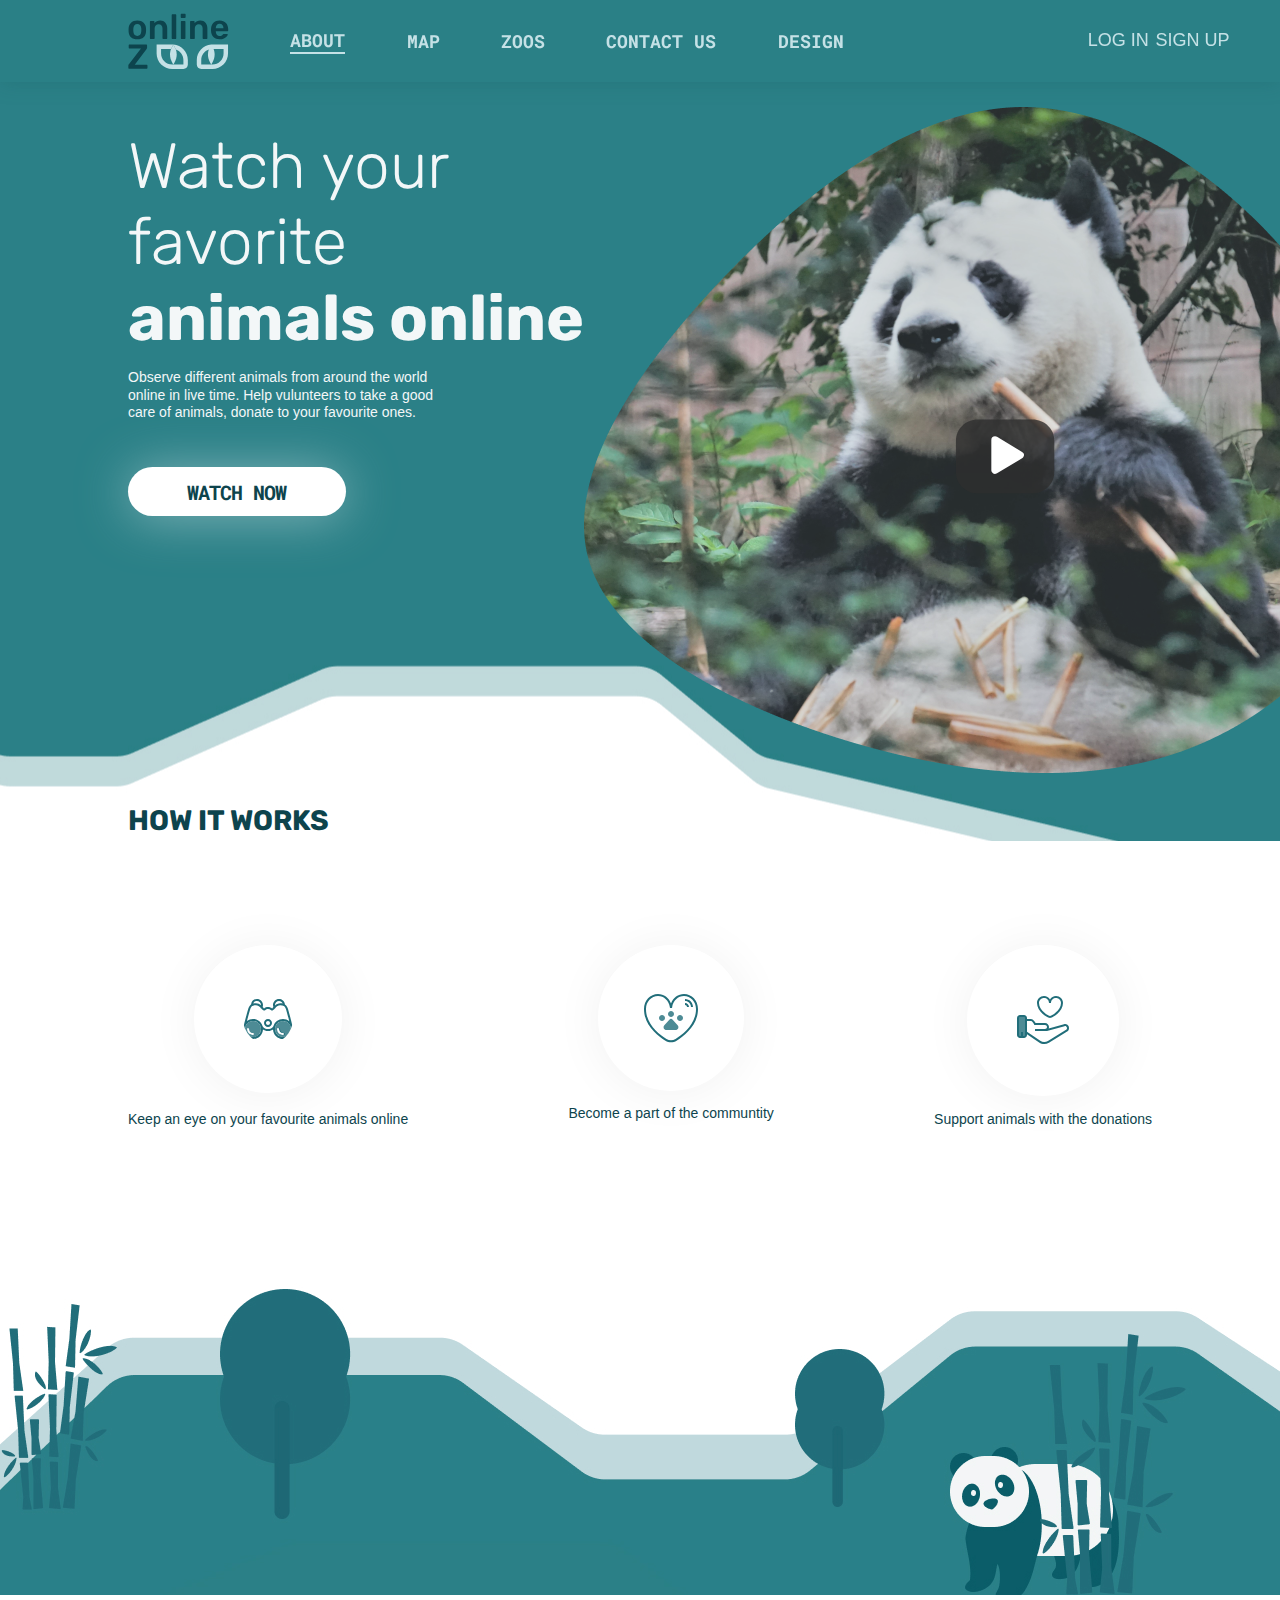
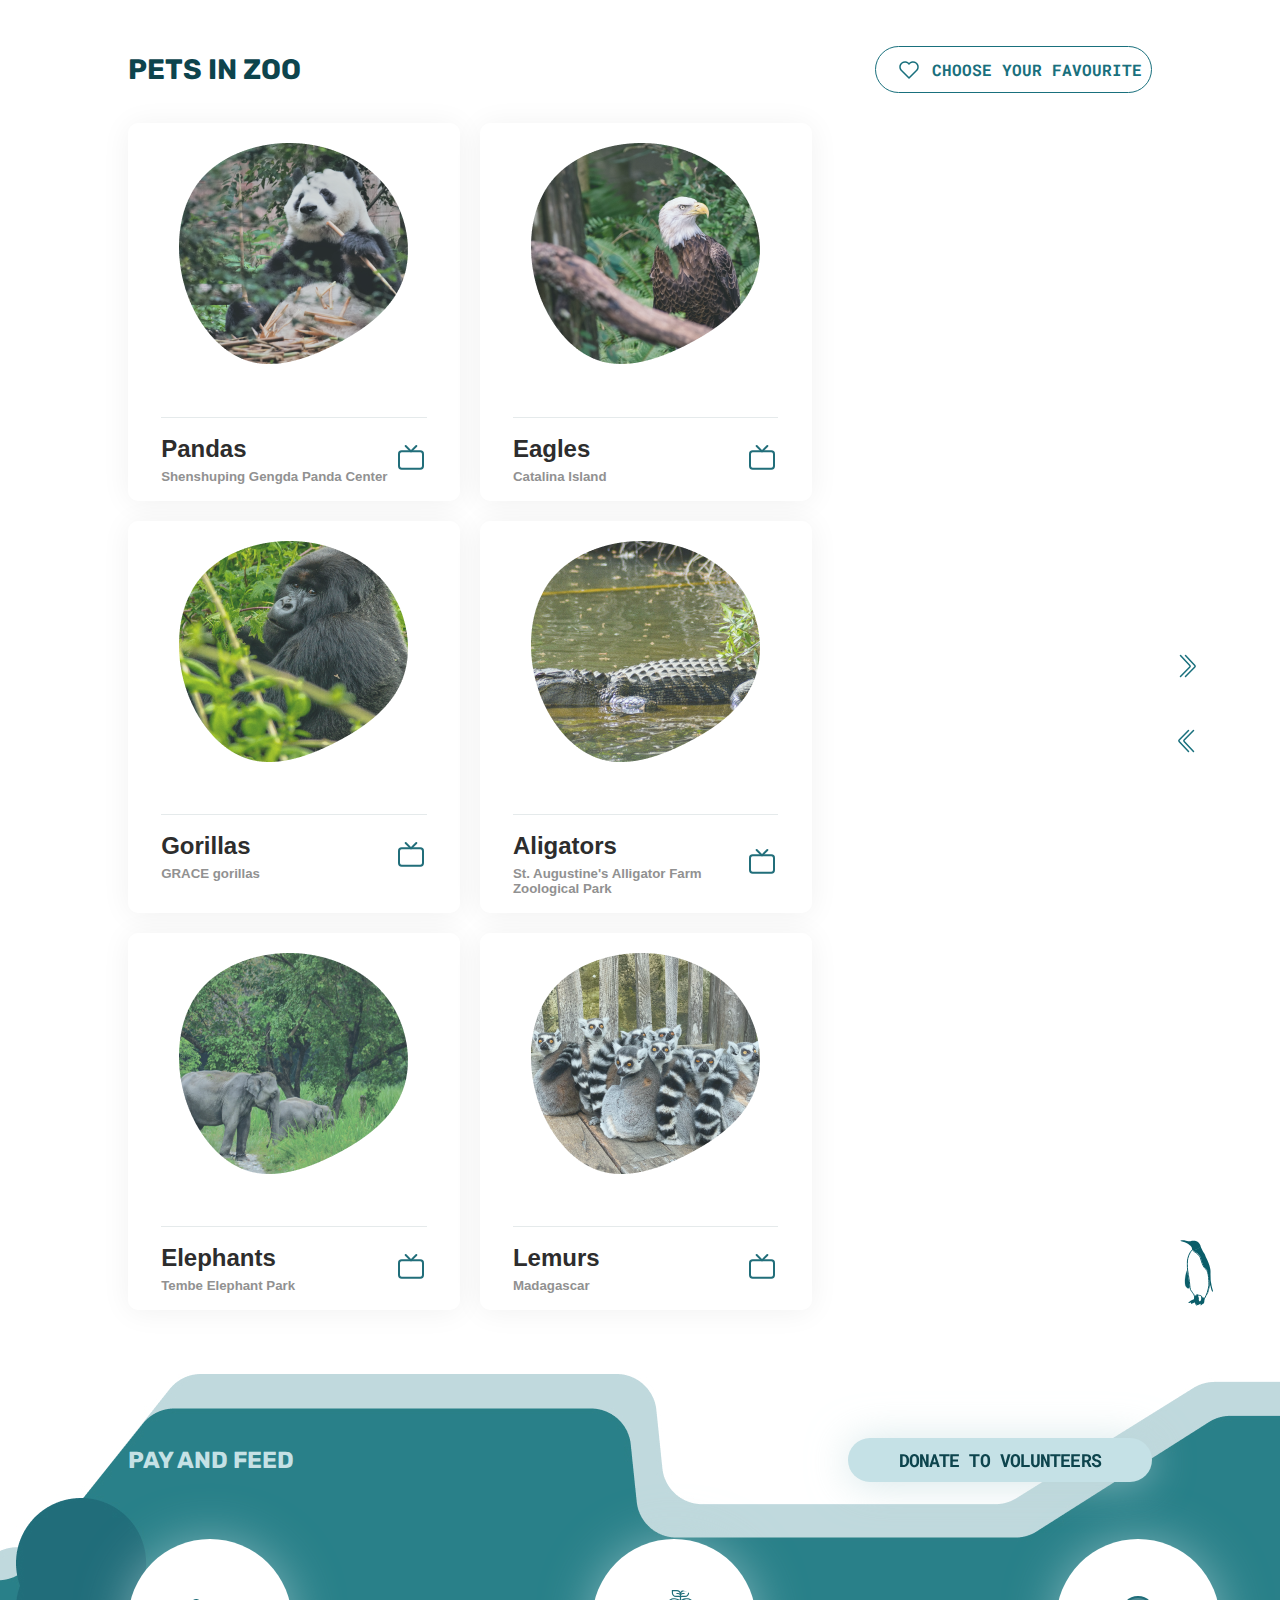
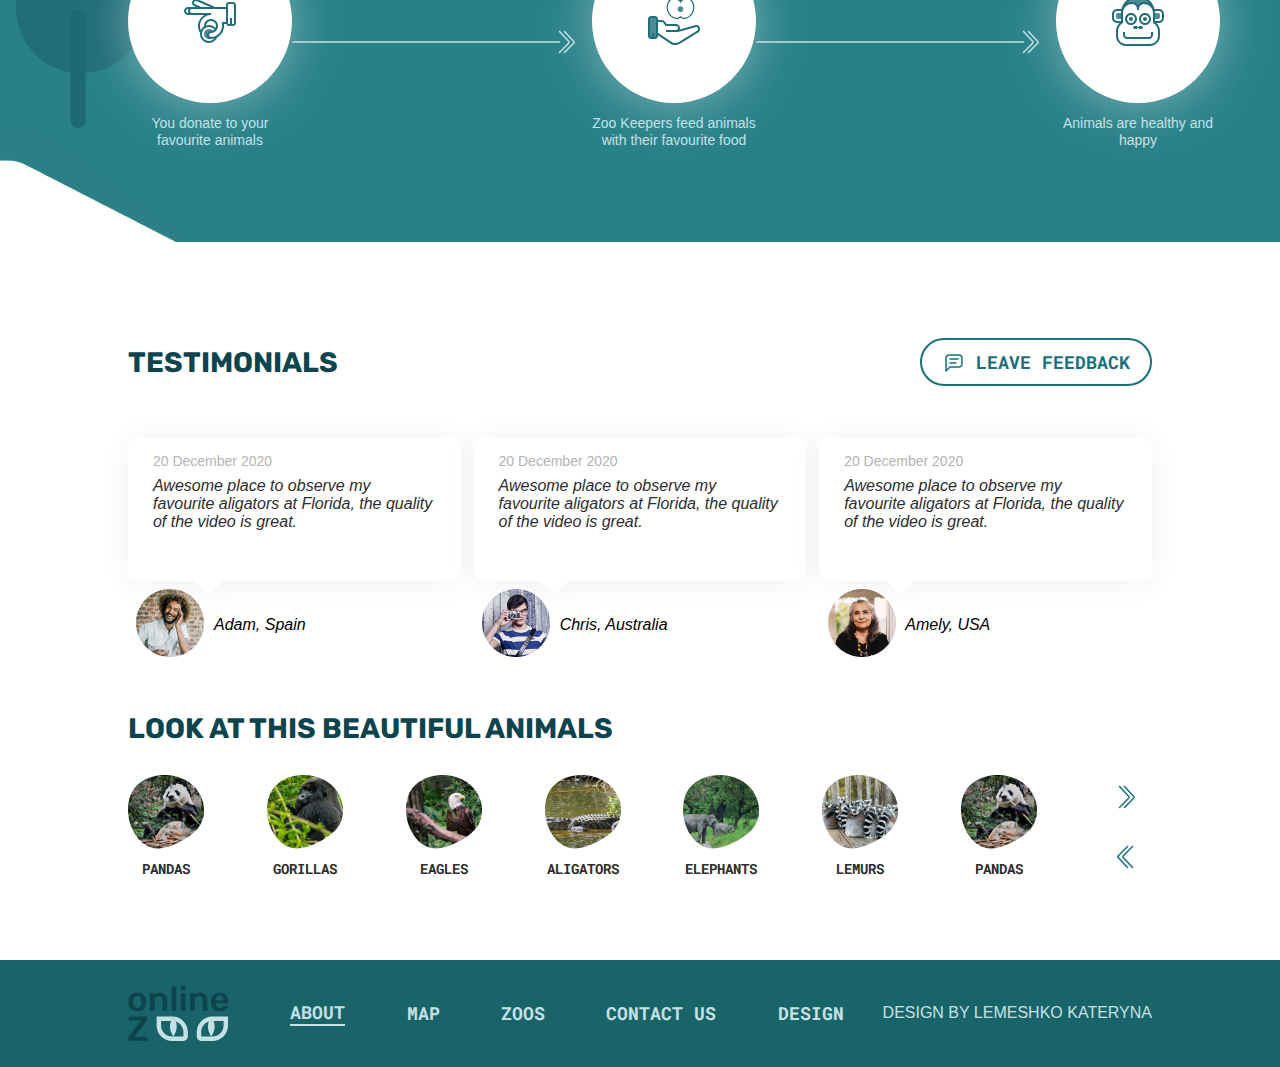
<file: index.html>
<!DOCTYPE html>
<html lang="en">

<head>
    <meta charset="UTF-8" />
    <meta http-equiv="X-UA-Compatible" content="IE=edge" />
    <meta name="viewport" content="width=device-width, initial-scale=1.0" />
    <title>Online Zoo / My Portfolio Work #1</title>
    <link rel="stylesheet" href="./style.css" />
</head>

<body id="body">
    <header>
        <div class="header__wrapper">
            <nav class="header__navigation">
                <ul class="header__navigation-list">
                    <li class="header__navigation-logo">
                        <div class="header__logo-onlinezoo">
                            <img src="./assets/icons/online.svg" alt="Logo" />
                        </div>
                        <div class="header__logo-icon">
                            <img src="./assets/icons/Z.svg" alt="" /><img src="./assets/icons/Vector.svg" alt="" />
                        </div>
                    </li>
                    <li class="header__navigation-about"><a href="#">About</a></li>
                    <li class="header__navigation-map"><a href="#">Map</a></li>
                    <li class="header__navigation-zoos"><a href="#">Zoos</a></li>
                    <li class="header__navigation-contacts">
                        <a href="#">Contact Us</a>
                    </li>
                    <li class="header__navigation-desigh"><a href="#">Design</a></li>
                </ul>
                <ul class="header__navigation-reg">
                    <li class="header__navigation-search"></li>
                    <li class="header__navigation-login">
                        <div class="model__login" id="model__login">
                            <div class="window">
                                <div class="winhead__wrapper">
                                    <div class="winhead__logo-online"></div>
                                    <img src="./assets/icons/online.svg" alt="Logo" />
                                    <div class="winhead__logo-svg">
                                        <img src="./assets/icons/Z.svg" alt="" />
                                        <img src="./assets/icons/Vector.svg" alt="" />
                                    </div>
                                </div>
                                <div class="window__wrapper">
                                    <div class="window__account">
                                        <div class="window__account-create account__styles">
                                            <p>Create Account</p>
                                        </div>
                                        <div class="window__account-login account__styles">
                                            <p>Log In</p>
                                        </div>
                                    </div>
                                    <div class="window__signin">
                                        <div class="window__signin-networks">
                                            <a href="#">
                                                <img src="./assets/icons/account-logo/Google.svg" alt="Google Sign In" />
                                                <p>Google Sign in</p>
                                            </a>
                                        </div>
                                        <div class="window__signin-networks">
                                            <a href="#">
                                                <img src="./assets/icons/account-logo/Facebook.svg" alt="Facebook Sign In" />
                                                <p>Facebook Sign in</p>
                                            </a>
                                        </div>
                                    </div>
                                    <div class="window__user">
                                        <div class="window__user-name">
                                            <p>Name</p>
                                            <input type="text" name="Username" id="#user-name" size="40" required />
                                        </div>
                                        <div class="window__user-mail">
                                            <p>Email</p>
                                            <input type="email" name="Username" id="#user-email" size="40" required />
                                        </div>
                                        <div class="window__user-pass">
                                            <p>Password</p>
                                            <input type="password" name="Username" id="#user-pass" size="40" required />
                                        </div>
                                    </div>
                                    <div class="window__agreement">
                                        <input class="custom-checkbox" type="checkbox" name="user-agreement" id="user-agreement" checked />
                                        <label>Agree with the <a href="#"> User Agreement </a> and
                        <a href="#">Privacy Policy.</a>
                      </label>
                                    </div>
                                    <div class="window__send-btn">
                                        <a href="#">Send</a>
                                    </div>
                                </div>
                            </div>
                        </div>
                        <a href="#model__login">Log In</a>
                    </li>
                    <li class="header__navigation-signup">
                        <a href="./login.html">Sign Up</a>
                    </li>
                </ul>
            </nav>
        </div>
    </header>

    <main>
        <section class="main__watching">
            <div class="main__watching-wrapper">
                <div class="main__watching-content">
                    <div class="main__watching-title">
                        <h1>
                            Watch your favorite
                            <span class="main__watching-subtitle">animals online</span>
                        </h1>
                    </div>
                    <article class="main__watching-text">
                        Observe different animals from around the world online in live time. Help vulunteers to take a good care of animals, donate to your favourite ones.
                    </article>
                    <div class="main__watching-btn">
                        <a href="#">Watch Now</a>
                    </div>
                </div>
                <div class="main__watching-video">
                    <div class="main__watching-panda">
                        <a href="#"><img src="./assets/icons/Panda.png" alt="Panda" /></a>
                    </div>
                    <div class="main__watching-play">
                        <a href="#"><img src="./assets/icons/play_svg.svg" alt="Play" /></a>
                    </div>
                </div>
            </div>
        </section>
        <section class="main__howitworks">
            <div class="main__howitworks-wrapper">
                <div class="main__howitworks-title">
                    <h3>How it works</h3>
                </div>
                <div class="main__howitworks-content">
                    <div class="main__howitworks-item">
                        <div class="main__howitworks-img">
                            <img src="./assets/icons/how-it-works/binocular.svg" alt="Binocle" />
                        </div>
                        <article class="main__howitworks-article">
                            <p>Keep an eye on your favourite animals online</p>
                        </article>
                    </div>
                    <div class="main__howitworks-item">
                        <div class="main__howitworks-img">
                            <img src="./assets/icons/how-it-works/dog-paw.svg" alt="Dog-paw" />
                        </div>
                        <article class="main__howitworks-article">
                            <p>Become a part of the communtity</p>
                        </article>
                    </div>
                    <div class="main__howitworks-item">
                        <div class="main__howitworks-img">
                            <img src="./assets/icons/how-it-works/trust.svg" alt="Trust" />
                        </div>
                        <article class="main__howitworks-article">
                            <p>Support animals with the donations</p>
                        </article>
                    </div>
                </div>
            </div>
            <div class="main__howitworks-panda"></div>
        </section>
        <section class="main__petsinzoo">
            <div class="main__petsinzoo-wrapper">
                <div class="main__petsinzoo-head">
                    <div class="main__petsinzoo-title">
                        <h3>Pets In zoo</h3>
                    </div>
                    <div class="main__petsinzoo-btn">
                        <a href="#">
                            <img src="./assets/icons/pets-in-zoo/heart.svg" alt="Heart" />
                            <p>Choose your favourite</p>
                        </a>
                    </div>
                </div>
                <div class="main__petsinzoo-content">
                    <div class="main__petsinzoo-list">
                        <div class="main__petsinzoo-item">
                            <div class="main__petsinzoo-photo">
                                <img src="./assets/icons/pets-in-zoo/items-photo/panda.png" alt="PANDA" />
                            </div>
                            <div class="main__petsinzoo-desc">
                                <div class="main__petsinzoo-text">
                                    <div class="main__petsinzoo-heading">
                                        <h4>Pandas</h4>
                                    </div>
                                    <div class="main__petsinzoo-subheading">
                                        <h5>Shenshuping Gengda Panda Center</h5>
                                    </div>
                                </div>
                                <div class="main__petsinzoo-watch">
                                    <a href=""><img src="./assets/icons/pets-in-zoo/Frame.svg" alt="Watch" /></a>
                                </div>
                            </div>
                        </div>
                        <div class="main__petsinzoo-item">
                            <div class="main__petsinzoo-photo">
                                <img src="./assets/icons/pets-in-zoo/items-photo/eagle.png" alt="PANDA" />
                            </div>
                            <div class="main__petsinzoo-desc">
                                <div class="main__petsinzoo-text">
                                    <div class="main__petsinzoo-heading">
                                        <h4>Eagles</h4>
                                    </div>
                                    <div class="main__petsinzoo-subheading">
                                        <h5>Catalina Island</h5>
                                    </div>
                                </div>
                                <div class="main__petsinzoo-watch">
                                    <a href=""><img src="./assets/icons/pets-in-zoo/Frame.svg" alt="Watch" /></a>
                                </div>
                            </div>
                        </div>
                        <div class="main__petsinzoo-item">
                            <div class="main__petsinzoo-photo">
                                <img src="./assets/icons/pets-in-zoo/items-photo/gorilla.png" alt="PANDA" />
                            </div>
                            <div class="main__petsinzoo-desc">
                                <div class="main__petsinzoo-text">
                                    <div class="main__petsinzoo-heading">
                                        <h4>Gorillas</h4>
                                    </div>
                                    <div class="main__petsinzoo-subheading">
                                        <h5>GRACE gorillas</h5>
                                    </div>
                                </div>
                                <div class="main__petsinzoo-watch">
                                    <a href=""><img src="./assets/icons/pets-in-zoo/Frame.svg" alt="Watch" /></a>
                                </div>
                            </div>
                        </div>
                        <div class="main__petsinzoo-item">
                            <div class="main__petsinzoo-photo">
                                <img src="./assets/icons/pets-in-zoo/items-photo/aligators.png" alt="PANDA" />
                            </div>
                            <div class="main__petsinzoo-desc">
                                <div class="main__petsinzoo-text">
                                    <div class="main__petsinzoo-heading">
                                        <h4>Aligators</h4>
                                    </div>
                                    <div class="main__petsinzoo-subheading">
                                        <h5>St. Augustine's Alligator Farm Zoological Park</h5>
                                    </div>
                                </div>
                                <div class="main__petsinzoo-watch">
                                    <a href=""><img src="./assets/icons/pets-in-zoo/Frame.svg" alt="Watch" /></a>
                                </div>
                            </div>
                        </div>
                        <div class="main__petsinzoo-item">
                            <div class="main__petsinzoo-photo">
                                <img src="./assets/icons/pets-in-zoo/items-photo/elephants.png" alt="PANDA" />
                            </div>
                            <div class="main__petsinzoo-desc">
                                <div class="main__petsinzoo-text">
                                    <div class="main__petsinzoo-heading">
                                        <h4>Elephants</h4>
                                    </div>
                                    <div class="main__petsinzoo-subheading">
                                        <h5>Tembe Elephant Park</h5>
                                    </div>
                                </div>
                                <div class="main__petsinzoo-watch">
                                    <a href=""><img src="./assets/icons/pets-in-zoo/Frame.svg" alt="Watch" /></a>
                                </div>
                            </div>
                        </div>
                        <div class="main__petsinzoo-item">
                            <div class="main__petsinzoo-photo">
                                <img src="./assets/icons/pets-in-zoo/items-photo/lemurs.png" alt="PANDA" />
                            </div>
                            <div class="main__petsinzoo-desc">
                                <div class="main__petsinzoo-text">
                                    <div class="main__petsinzoo-heading">
                                        <h4>Lemurs</h4>
                                    </div>
                                    <div class="main__petsinzoo-subheading">
                                        <h5>Madagascar</h5>
                                    </div>
                                </div>
                                <div class="main__petsinzoo-watch">
                                    <a href=""><img src="./assets/icons/pets-in-zoo/Frame.svg" alt="Watch" /></a>
                                </div>
                            </div>
                        </div>
                    </div>
                    <div class="main__petsinzoo-control">
                        <div class="main__petsinzoo-arrow">
                            <a href=""><img src="./assets/icons/pets-in-zoo/arrow/arrow.svg" alt="Arrow Right" /></a>
                        </div>
                        <div class="main__petsinzoo-arrow">
                            <a href=""><img src="./assets/icons/pets-in-zoo/arrow/arrow.svg" alt="Arrow Left" /></a>
                        </div>
                        <div class="main__petsinzoo-penguin">
                            <a href=""><img src="./assets/icons/pets-in-zoo/penguin/Penguin.svg" alt="" /></a>
                        </div>
                    </div>
                </div>
            </div>
        </section>
        <section class="main__payndfeed">
            <div class="main__payndfeed-wrapper">
                <div class="main__payndfeed-head">
                    <div class="main__payndfeed-title">
                        <h3>Pay and Feed</h3>
                    </div>
                    <div class="main__payndfeed-donate">
                        <a href="#">Donate to Volunteers</a>
                    </div>
                </div>
                <div class="main__payndfeed-list">
                    <div class="main__payndfeed-item">
                        <div class="main__payndfeed-img">
                            <img src="./assets/icons/pay-nd-feed/donate-icon.svg" alt="Donate Animals" />
                        </div>
                        <div class="main__payndfeed-desc">
                            <p>You donate to your favourite animals</p>
                        </div>
                    </div>
                    <div class="main__payndfeed-arrow">
                        <img src="./assets/icons/pay-nd-feed/Arrow.svg" alt="Arrow" />
                    </div>
                    <div class="main__payndfeed-item">
                        <div class="main__payndfeed-img">
                            <img src="./assets/icons/pay-nd-feed/feed-icon.svg" alt="" />
                        </div>
                        <div class="main__payndfeed-desc">
                            <p>Zoo Keepers feed animals with their favourite food</p>
                        </div>
                    </div>
                    <div class="main__payndfeed-arrow">
                        <img src="./assets/icons/pay-nd-feed/Arrow.svg" alt="Arrow" />
                    </div>
                    <div class="main__payndfeed-item">
                        <div class="main__payndfeed-img">
                            <img src="./assets/icons/pay-nd-feed/healthy-icon.svg" alt="" />
                        </div>
                        <div class="main__payndfeed-desc">
                            <p>Animals are healthy and happy</p>
                        </div>
                    </div>
                </div>
            </div>
        </section>
        <section class="main__testimonials">
            <div class="main__testimonials-wrapper">
                <div class="main__testimonials-head">
                    <div class="main__testimonials-title">
                        <h3>Testimonials</h3>
                    </div>
                    <div class="main__testimonials-btn">
                        <a href="#">
                            <img src="./assets/icons/testimonials/message.svg" alt="Message" />
                            <p>Leave Feedback</p>
                        </a>
                    </div>
                </div>
                <div class="main__testimonials-content">
                    <div class="main__testimonials-feedback">
                        <div class="main__testimonials-comment">
                            <div class="main__testimonials-comdate">
                                <p>20 December 2020</p>
                            </div>
                            <article class="main__testimonials-text">
                                <p>
                                    Awesome place to observe my favourite aligators at Florida, the quality of the video is great.
                                </p>
                            </article>
                        </div>
                        <div class="main__testimonials-user">
                            <div class="main__testimonials-photo">
                                <img src="./assets/icons/testimonials/User-photo/Adam, Spain.png" alt="User-Photo" />
                            </div>
                            <div class="main__testimonials-username">
                                <p>Adam, Spain</p>
                            </div>
                        </div>
                    </div>
                    <div class="main__testimonials-feedback">
                        <div class="main__testimonials-comment">
                            <div class="main__testimonials-comdate">
                                <p>20 December 2020</p>
                            </div>
                            <article class="main__testimonials-text">
                                <p>
                                    Awesome place to observe my favourite aligators at Florida, the quality of the video is great.
                                </p>
                            </article>
                        </div>
                        <div class="main__testimonials-user">
                            <div class="main__testimonials-photo">
                                <img src="./assets/icons/testimonials/User-photo/Chris, Australia.png" alt="User-Photo" />
                            </div>
                            <div class="main__testimonials-username">
                                <p>Chris, Australia</p>
                            </div>
                        </div>
                    </div>
                    <div class="main__testimonials-feedback">
                        <div class="main__testimonials-comment">
                            <div class="main__testimonials-comdate">
                                <p>20 December 2020</p>
                            </div>
                            <article class="main__testimonials-text">
                                <p>
                                    Awesome place to observe my favourite aligators at Florida, the quality of the video is great.
                                </p>
                            </article>
                        </div>
                        <div class="main__testimonials-user">
                            <div class="main__testimonials-photo">
                                <img src="./assets/icons/testimonials/User-photo/Amely, USA.png" alt="User-Photo" />
                            </div>
                            <div class="main__testimonials-username">
                                <p>Amely, USA</p>
                            </div>
                        </div>
                    </div>
                </div>
            </div>
        </section>
        <section class="main__animals">
            <div class="main__animals-wrapper">
                <div class="main__animals-title">
                    <h3>Look at this beautiful animals</h3>
                </div>
                <div class="main__animals-content">
                    <div class="main__animals-item">
                        <img src="./assets/icons/beautiful-animals/panda.png" alt="Photo of Pandas" />
                        <p>Pandas</p>
                    </div>
                    <div class="main__animals-item">
                        <img src="./assets/icons/beautiful-animals/gorilla.png" alt="Photo of Gorillas" />
                        <p>Gorillas</p>
                    </div>
                    <div class="main__animals-item">
                        <img src="./assets/icons/beautiful-animals/eagles.png" alt="Photo of Eagles" />
                        <p>Eagles</p>
                    </div>
                    <div class="main__animals-item">
                        <img src="./assets/icons/beautiful-animals/aligators.png" alt="Photo of Aligators" />
                        <p>Aligators</p>
                    </div>
                    <div class="main__animals-item">
                        <img src="./assets/icons/beautiful-animals/elephants.png" alt="Photo of Elephants" />
                        <p>Elephants</p>
                    </div>
                    <div class="main__animals-item">
                        <img src="./assets/icons/beautiful-animals/lemurs.png" alt="Photo of Lemurs" />
                        <p>Lemurs</p>
                    </div>
                    <div class="main__animals-item">
                        <img src="./assets/icons/beautiful-animals/panda.png" alt="Photo of Pandas" />
                        <p>Pandas</p>
                    </div>
                    <div class="main__animals-nav">
                        <div class="main__animals-arrow">
                            <a href="#">
                                <img src="./assets/icons/pets-in-zoo/arrow/arrow.svg" alt="Arrow" />
                            </a>
                        </div>
                        <div class="main__animals-arrow">
                            <a href="#">
                                <img src="./assets/icons/pets-in-zoo/arrow/arrow.svg" alt="Arrow" />
                            </a>
                        </div>
                    </div>
                </div>
            </div>
        </section>
    </main>
    <footer>
        <div class="footer__wrapper">
            <ul class="footer__navigation-list">
                <li class="footer__navigation-logo">
                    <div class="footer__logo-onlinezoo">
                        <img src="./assets/icons/online.svg" alt="Logo" />
                    </div>
                    <div class="footer__logo-icon">
                        <img src="./assets/icons/Z.svg" alt="" />
                        <img src="./assets/icons/Vector.svg" alt="" />
                    </div>
                </li>
                <li class="footer__navigation-about"><a href="#">About</a></li>
                <li class="footer__navigation-map"><a href="#">Map</a></li>
                <li class="footer__navigation-zoos"><a href="#">Zoos</a></li>
                <li class="footer__navigation-contacts">
                    <a href="#">Contact Us</a>
                </li>
                <li class="footer__navigation-desigh"><a href="#">Design</a></li>
            </ul>
            <div class="footer__design">
                <p>Design by Lemeshko Kateryna</p>
            </div>
        </div>
    </footer>
</body>
<script src="./learn.js"></script>

</html>
</file>
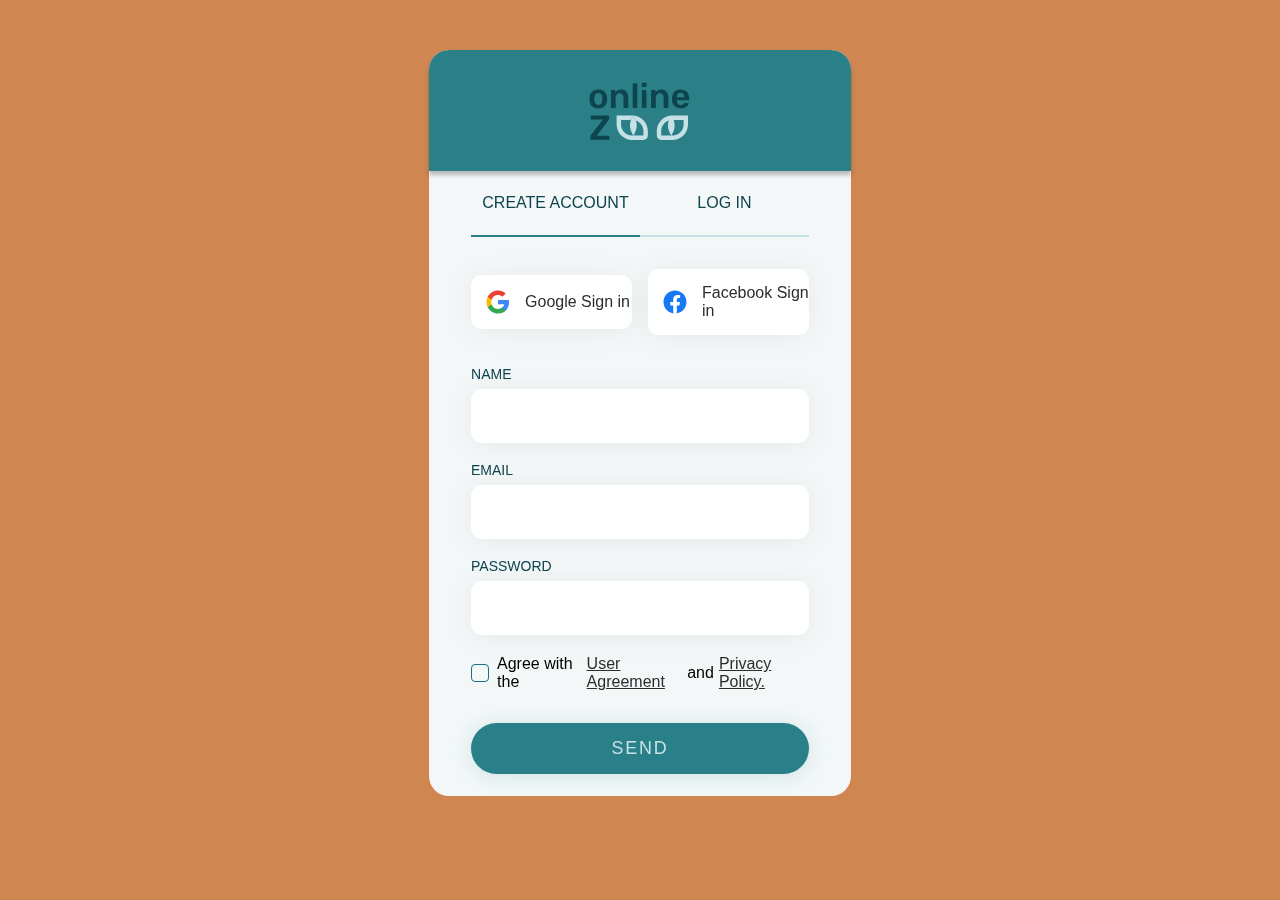
<file: login.html>
<!DOCTYPE html>
<html lang="en">

<head>
    <meta charset="UTF-8" />
    <meta http-equiv="X-UA-Compatible" content="IE=edge" />
    <meta name="viewport" content="width=device-width, initial-scale=1.0" />
    <title>Log</title>
</head>
<style>
    * {
        margin: 0;
        padding: 0;
    }
    
    .model__login {
        position: fixed;
        top: 0;
        bottom: 0;
        right: 0;
        left: 0;
        overflow: hidden;
        overflow-y: auto;
        -webkit-overflow-scrolling: touch;
        z-index: 99;
    }
    
    .window {
        width: 33%;
        max-width: 100%;
        margin: 50px auto;
        background: #f3f7f8;
        border-radius: 20px;
        transition: transform 0.15s ease 0s, opacity 0.15s ease 0s;
        transform: scale(1);
    }
    
    .winhead__wrapper {
        margin: 0 auto;
        padding: 7.5% 33%;
        background-color: #2a8086;
        display: flex;
        flex-direction: column;
        align-items: center;
        box-shadow: 0px 4px 4px rgba(0, 0, 0, 0.25);
        border-top-left-radius: 20px;
        border-top-right-radius: 20px;
    }
    
    .winhead__logo-svg {
        margin-top: 6px;
        display: flex;
        flex-direction: row;
        align-items: center;
        justify-content: space-between;
    }
    
    .winhead__logo-svg>img:first-child {
        margin-right: 6px;
    }
    
    .window__wrapper {
        padding: 5% 10%;
    }
    
    .window__account {
        display: flex;
        flex-direction: row;
        align-items: center;
        justify-content: space-between;
        font-family: Roboto, sans-serif;
        font-style: normal;
        font-weight: normal;
        font-size: 1em;
        line-height: 21px;
        text-transform: uppercase;
        color: #0d444d;
    }
    
    .account__styles {
        width: 100%;
        padding-bottom: 22px;
        text-align: center;
    }
    
    .window__account-create {
        border-bottom: 2px solid #2a8086;
    }
    
    .window__account-login {
        border-bottom: 2px solid #c5e1e6;
    }
    
    .window__signin {
        margin-top: 32px;
        display: flex;
        flex-direction: row;
        align-items: center;
        justify-content: flex-start;
        gap: 16px;
    }
    
    .window__signin-networks {
        width: 100%;
        background: #ffffff;
        box-shadow: 0px 2px 30px rgba(0, 0, 0, 0.06);
        border-radius: 10px;
    }
    
    .window__signin-networks>a {
        padding: 15px 0;
        display: flex;
        flex-direction: row;
        align-items: center;
        font-family: Roboto, sans-serif;
        font-size: 1em;
        color: #2d2d2d;
        text-decoration: none;
    }
    
    .window__signin-networks>a>img {
        margin: 0 15px;
    }
    
    .window__user {
        display: flex;
        flex-direction: column;
        gap: 20px;
        margin-top: 32px;
        font-family: Roboto, sans-serif;
        font-size: 0.875em;
        line-height: 1em;
        color: #0d444d;
        text-transform: uppercase;
    }
    
    .window__user>div>input {
        width: 100%;
        margin-top: 8px;
        height: 54px;
        background: #ffffff;
        box-shadow: 0px 2px 30px rgba(0, 0, 0, 0.06);
        border: none;
        border-radius: 10px;
        outline: none;
        font-size: 1.5em;
    }
    
    .window__agreement {
        margin-top: 20px;
        display: flex;
        flex-direction: row;
        align-items: center;
    }
    
    .custom-checkbox {
        position: absolute;
        z-index: -1;
        opacity: 0;
    }
    
    .custom-checkbox+label {
        font-family: Roboto, sans-serif;
        display: inline-flex;
        align-items: center;
        user-select: none;
    }
    
    .custom-checkbox+label::before {
        content: "";
        display: inline-block;
        width: 1em;
        height: 1em;
        flex-shrink: 0;
        flex-grow: 0;
        border: 1.5px solid #19707d;
        border-radius: 0.25em;
        margin-right: 0.5em;
        background-repeat: no-repeat;
        background-position: center center;
        background-size: 50% 50%;
    }
    
    .window__agreement>label {
        font-size: 1em;
    }
    
    .window__agreement>label>a {
        color: #2d2d2d;
        margin: 0 5px;
    }
    
    .window__send-btn {
        margin-top: 32px;
        padding: 15px 0;
        text-align: center;
        background: #2a8088;
        box-shadow: 0px 2px 20px rgba(185, 213, 217, 0.6);
        border-radius: 100px;
    }
    
    .window__send-btn>a {
        font-family: Roboto Mono, sans-serif;
        font-size: 1.12em;
        letter-spacing: 0.1em;
        text-transform: uppercase;
        color: #c5e1e6;
        text-decoration: none;
    }
</style>

<body>
    <div class="model__login">
        <div class="window" id="window">
            <div class="winhead__wrapper">
                <div class="winhead__logo-online"></div>
                <img src="./assets/icons/online.svg" alt="Logo" />
                <div class="winhead__logo-svg">
                    <img src="./assets/icons/Z.svg" alt="" />
                    <img src="./assets/icons/Vector.svg" alt="" />
                </div>
            </div>
            <div class="window__wrapper">
                <div class="window__account">
                    <div class="window__account-create account__styles">
                        <p>Create Account</p>
                    </div>
                    <div class="window__account-login account__styles">
                        <p>Log In</p>
                    </div>
                </div>
                <div class="window__signin">
                    <div class="window__signin-networks">
                        <a href="#">
                            <img src="./assets/icons/account-logo/Google.svg" alt="Google Sign In" />
                            <p>Google Sign in</p>
                        </a>
                    </div>
                    <div class="window__signin-networks">
                        <a href="#">
                            <img src="./assets/icons/account-logo/Facebook.svg" alt="Facebook Sign In" />
                            <p>Facebook Sign in</p>
                        </a>
                    </div>
                </div>
                <div class="window__user">
                    <div class="window__user-name">
                        <p>Name</p>
                        <input type="text" name="Username" id="#user-name" required />
                    </div>
                    <div class="window__user-mail">
                        <p>Email</p>
                        <input type="email" name="Username" id="#user-email" required />
                    </div>
                    <div class="window__user-pass">
                        <p>Password</p>
                        <input type="password" name="Username" id="#user-pass" required />
                    </div>
                </div>
                <div class="window__agreement">
                    <input class="custom-checkbox" type="checkbox" name="user-agreement" id="user-agreement" checked />
                    <label>Agree with the <a href="#"> User Agreement </a> and
              <a href="#">Privacy Policy.</a>
            </label>
                </div>
                <div class="window__send-btn">
                    <a href="#">Send</a>
                </div>
            </div>
        </div>
    </div>
</body>
<script>
    const randomColor = Math.floor(Math.random() * 16777215).toString(16);
    document.body.style.backgroundColor = "#" + randomColor;
    setTimeout(() => (document.body.style.backgroundColor = ""), 3000); // вернуть назад
</script>

</html>
</file>
<file: style.css>
@import url('https://fonts.googleapis.com/css2?family=Roboto+Mono:wght@100&display=swap');
@import url('https://fonts.googleapis.com/css2?family=Rubik:wght@300&display=swap');
* {
    margin: 0;
    padding: 0;
    outline: none;
}

body {
    max-width: 1920px;
    font-size: 1em;
    font-weight: 300;
    font-style: normal;
}

header {
    background: #2A8086;
    filter: drop-shadow(0px 1px 10px rgba(18, 87, 91, 0.25));
}

.header__wrapper {
    padding: 1% 5% 1% 10%;
}

.header__navigation {
    display: flex;
    flex-direction: row;
    justify-content: space-between;
}

.header__navigation-list {
    display: flex;
    flex-direction: row;
    justify-content: space-between;
    align-items: center;
    gap: 15%;
    white-space: nowrap;
}

.header__navigation-reg {
    display: flex;
    flex-direction: row;
    justify-content: space-between;
    align-items: center;
    gap: 5%;
    white-space: nowrap;
}

.header__navigation-list>li>a {
    text-decoration: none;
    color: #C5E1E6;
    font-family: Roboto Mono;
    font-style: normal;
    font-weight: 900;
    font-size: 1.125em;
    text-transform: uppercase;
}

.header__navigation-reg>li>a {
    font-family: Roboto, sans-serif;
    font-style: normal;
    font-weight: normal;
    font-size: 1.125em;
    text-transform: uppercase;
    text-decoration: none;
    color: #C5E1E6;
}

.header__navigation-list,
.header__navigation-reg {
    list-style: none;
}

.header__navigation-logo {
    display: flex;
    flex-direction: column;
}

.header__logo-icon {
    display: flex;
    flex-direction: row;
    align-items: center;
    justify-content: space-between;
}

.header__navigation-about {
    border-bottom: 2px solid #C5E1E6;
    border-radius: 1% 1%;
}

main {
    width: 100%;
}

.main__watching {
    width: 100%;
    background-image: url(./assets/images/main-bg.jpg);
    /* BG CHANGE*/
}

.main__watching-wrapper {
    padding: 2% 10% 5% 10%;
    display: flex;
    flex-direction: row;
}

.main__watching-title h1 {
    margin-top: 4.5%;
    font-family: 'Rubik', sans-serif;
    font-size: 4em;
    color: #F3F7F8;
    font-weight: 200;
}

.main__watching-subtitle {
    white-space: nowrap;
    font-weight: 700;
}

.main__watching-text {
    margin-top: 3%;
    margin-right: 32%;
    font-family: Roboto, sans-serif;
    font-size: 0.875em;
    line-height: 1.25em;
    white-space: wrap;
    color: #F3F7F8;
}

.main__watching-btn {
    margin-top: 10%;
    display: inline-block;
    padding: 2% 13%;
    background: #FFFFFF;
    box-shadow: 0px 2px 50px rgba(185, 213, 217, 0.6);
    border-radius: 100px;
    text-align: center;
}

.main__watching-btn a {
    font-family: Roboto Mono;
    font-weight: 900;
    font-size: 1.25em;
    line-height: 1.5em;
    letter-spacing: -0.05em;
    text-transform: uppercase;
    text-decoration: none;
    color: #0D444D;
}

.main__watching-video {
    position: relative;
}

.main__watching-play {
    position: absolute;
    top: 43%;
    right: 40%;
}

.main__howitworks-wrapper {
    padding: 0% 10% 0% 10%;
    display: flex;
    flex-direction: column;
}

.main__howitworks-title {
    margin-top: -4%;
    font-family: Rubik;
    font-size: 1.5em;
    line-height: 1.75em;
    text-transform: uppercase;
    color: #0D444D;
}

.main__howitworks-content {
    margin: 10% 0;
    display: flex;
    flex-direction: row;
    justify-content: space-between;
    text-align: center;
}

.main__howitworks-img img {
    background: #FFFFFF;
    padding: 20% 20%;
    box-shadow: 0px 2px 50px rgba(0, 0, 0, 0.06);
    border-radius: 50%;
}

.main__howitworks-item:first-child>.main__howitworks-img>img {
    padding: 17.5% 17.5%;
}

.main__howitworks-article>p {
    margin: 5% 0 5%;
    font-family: Roboto, sans-serif;
    font-size: 0.875em;
    text-align: center;
    color: #0D444D;
}

.main__howitworks-panda {
    background-image: url(./assets/images/panda-bg.jpg);
    padding: 13.75% 0;
}

.main__petsinzoo {
    width: 100%;
}

.main__petsinzoo-wrapper {
    padding: 0% 10% 5% 10%;
}

.main__petsinzoo-content {
    position: relative;
}

.main__petsinzoo-head {
    margin-top: 5%;
    display: flex;
    flex-direction: row;
    align-items: center;
    justify-content: space-between;
    text-transform: uppercase;
}

.main__petsinzoo-title {
    font-family: Rubik;
    color: #0D444D;
    font-size: 1.5em;
}

.main__petsinzoo-btn {
    border: 1.5px solid #19707D;
    box-sizing: border-box;
    border-radius: 100px;
    padding: 1% 2%;
}

.main__petsinzoo-btn>a {
    font-family: Roboto Mono;
    font-weight: 900;
    color: #19707D;
    text-decoration: none;
    display: flex;
    flex-direction: row;
    align-items: center;
    gap: 5%;
    white-space: nowrap;
}

.main__petsinzoo-list {
    width: 100%;
    display: flex;
    flex-direction: row;
    flex-wrap: wrap;
    gap: 20px;
    margin-top: 3%;
}

.main__petsinzoo-item {
    width: 32.4%;
    display: flex;
    flex-direction: column;
    background: #FFFFFF;
    box-shadow: 0px 2px 30px rgba(0, 0, 0, 0.06);
    border-radius: 10px;
    font-family: Roboto, sans-serif;
    color: #2D2D2D;
}

.main__petsinzoo-photo {
    margin: 20px auto 32px auto;
}

.main__petsinzoo-desc {
    border-top: 1px solid #E5EAEB;
    display: flex;
    justify-content: space-between;
    align-items: center;
    margin: 5% 10%;
}

.main__petsinzoo-text {
    margin-top: 17px;
}

.main__petsinzoo-watch {
    margin-top: 17px;
}

.main__petsinzoo-heading>h4 {
    font-size: 1.5em;
    color: #2D2D2D;
}

.main__petsinzoo-subheading {
    margin-top: 6px;
    font-size: 1em;
    color: #919191;
}

.main__petsinzoo-arrow:first-child {
    position: absolute;
    top: 43.5%;
    right: -6%;
}

.main__petsinzoo-arrow:nth-child(2) {
    position: absolute;
    top: 49.5%;
    right: -6%;
    transform: rotate(180deg);
}

.main__petsinzoo-penguin {
    position: absolute;
    bottom: 0;
    right: -6%;
}

.main__payndfeed {
    width: 100%;
    background-image: url(./assets/images/pay-nd-feed-bg.jpg);
}

.main__payndfeed-wrapper {
    padding: 5% 10% 7.2% 10%;
}

.main__payndfeed-head {
    display: flex;
    flex-direction: row;
    justify-content: space-between;
    align-items: center;
}

.main__payndfeed-title {
    font-size: 1.25em;
    text-transform: uppercase;
    color: #C5E1E5;
    font-family: Rubik;
}

.main__payndfeed-donate {
    filter: drop-shadow(0px 2px 20px rgba(185, 213, 217, 0.6));
    background: #C5E1E6;
    border-radius: 200px;
    padding: 1% 5%;
}

.main__payndfeed-donate>a {
    font-size: 1em;
    font-family: Roboto Mono;
    font-weight: bold;
    font-size: 18px;
    letter-spacing: -0.05em;
    text-transform: uppercase;
    text-decoration: none;
    color: #0D444D;
}

.main__payndfeed-list {
    margin-top: 5.5%;
    display: flex;
    justify-content: space-between;
    align-items: center;
}

.main__payndfeed-img {
    text-align: center;
}

.main__payndfeed-img>img {
    border-radius: 100px;
    background: #FFFFFF;
    padding: 50px 50px;
    box-shadow: 0px 2px 50px rgba(185, 213, 217, 0.6);
}

.main__payndfeed-desc {
    margin-top: 5%;
    font-family: Roboto, sans-serif;
    font-size: 0.875em;
    line-height: 1.25em;
    text-align: center;
    color: #C5E1E6;
}

.main__testimonials {
    width: 100%;
    margin-top: 7.5%;
}

.main__testimonials-wrapper {
    padding: 0 10% 0 10%;
}

.main__testimonials-head {
    display: flex;
    flex-direction: row;
    justify-content: space-between;
    align-items: center;
}

.main__testimonials-title {
    font-size: 1.5em;
    font-family: Rubik;
    text-transform: uppercase;
    color: #0D444D;
}

.main__testimonials-btn>a {
    padding: 10px 20px;
    display: flex;
    flex-direction: row;
    align-items: center;
    text-decoration: none;
    border: 2px solid #19707D;
    border-radius: 100px;
}

.main__testimonials-btn>a>p {
    margin-left: 10px;
    font-family: Roboto Mono;
    font-size: 1.125em;
    font-weight: bold;
    text-transform: uppercase;
    color: #19707D;
}

.main__testimonials-content {
    margin-top: 5%;
    display: flex;
    flex-direction: row;
    justify-content: space-between;
}

.main__testimonials-feedback {
    width: 32.5%;
    display: flex;
    flex-direction: column;
}

.main__testimonials-comment {
    display: flex;
    flex-direction: column;
    border-radius: 10px;
    padding: 5% 7.5% 15% 7.5%;
    position: relative;
    background: #FFFFFF;
    font-family: Roboto, sans-serif;
    font-style: italic;
    font-weight: normal;
    font-size: 1em;
    color: #2D2D2D;
    box-shadow: 0px 2px 30px rgba(0, 0, 0, 0.06);
}

.main__testimonials-comment::after,
.main__testimonials-comment::before {
    content: '';
    position: absolute;
    background: #FFFFFF;
    left: 70.5px;
    bottom: -10px;
    width: 20px;
    height: 20px;
    z-index: -1;
    transform: rotate(45deg);
    -webkit-transform: rotate(45deg);
    box-shadow: 0px 2px 30px rgba(0, 0, 0, 0.06);
}

.main__testimonials-comment::before {
    z-index: 1;
    box-shadow: none;
}

.main__testimonials-comdate {
    margin-bottom: 9px;
    font-style: normal;
    font-size: 0.875em;
    line-height: 1em;
    color: #B3B3B3;
}

.main__testimonials-user {
    margin-top: 2.5%;
    margin-left: 2.5%;
    display: flex;
    flex-direction: row;
    align-items: center;
}

.main__testimonials-username {
    margin-left: 3%;
    font-family: Roboto, sans-serif;
    font-style: italic;
    font-weight: normal;
    font-size: 1em;
    color: #000000;
}

.main__animals {
    width: 100%;
}

.main__animals-wrapper {
    padding: 0 10% 6% 10%;
}

.main__animals-title {
    margin: 5% 0 2.5% 0;
    font-family: Rubik, sans-serif;
    font-size: 1.5em;
    text-transform: uppercase;
    color: #0D444D;
}

.main__animals-content {
    display: flex;
    flex-direction: row;
    justify-content: space-between;
    align-items: center;
}

.main__animals-item {
    display: flex;
    flex-direction: column;
    align-items: center;
    gap: 10px;
    font-family: Roboto Mono, sans-serif;
    font-weight: 900;
    font-size: 0.875em;
    text-align: center;
    text-transform: uppercase;
    color: #2D2D2D;
}

.main__animals-nav {
    display: flex;
    flex-direction: column;
    justify-content: space-around;
    align-items: flex-start;
    box-sizing: border-box;
}

.main__animals-arrow:last-child {
    transform: rotate(180deg);
}

.main__animals-arrow:hover {
    opacity: 0.7;
}

footer {
    background: #196469;
}

.footer__wrapper {
    padding: 2% 10% 2% 10%;
    display: flex;
    flex-direction: row;
    align-items: center;
    justify-content: space-between;
}

.footer__navigation {
    display: flex;
    flex-direction: row;
    justify-content: space-between;
}

.footer__navigation-list {
    display: flex;
    flex-direction: row;
    justify-content: space-between;
    align-items: center;
    gap: 15%;
    white-space: nowrap;
}

.footer__navigation-reg {
    display: flex;
    flex-direction: row;
    justify-content: space-between;
    align-items: center;
    gap: 5%;
    white-space: nowrap;
}

.footer__navigation-list>li>a {
    text-decoration: none;
    color: #C5E1E6;
    font-family: Roboto Mono;
    font-style: normal;
    font-weight: 900;
    font-size: 1.125em;
    text-transform: uppercase;
}

.footer__navigation-reg>li>a {
    font-family: Roboto, sans-serif;
    font-style: normal;
    font-weight: normal;
    font-size: 1.125em;
    text-transform: uppercase;
    text-decoration: none;
    color: #C5E1E6;
}

.footer__navigation-list,
.footer__navigation-reg {
    list-style: none;
}

.footer__navigation-logo {
    display: flex;
    flex-direction: column;
}

.footer__logo-icon {
    display: flex;
    flex-direction: row;
    align-items: center;
    justify-content: space-between;
}

.footer__navigation-about {
    border-bottom: 2px solid #C5E1E6;
    border-radius: 1% 1%;
}

.footer__design {
    font-family: Roboto, sans-serif;
    font-size: 1em;
    text-align: right;
    text-transform: uppercase;
    color: #C5E1E6;
}


/* Model Login */

.model__login {
    background: rgba(102, 102, 102, 0.5);
    width: 100%;
    height: 100%;
    position: absolute;
    top: 0;
    left: 0;
    display: none;
    z-index: -100;
}

.model__login:target {
    display: block;
}

.window {
    width: 33%;
    max-width: 100%;
    margin: 50px auto;
    background: #F3F7F8;
    border-radius: 20px;
    transition: transform 0.15s ease 0s, opacity 0.15s ease 0s;
    transform: scale(1);
}

.winhead__wrapper {
    margin: 0 auto;
    padding: 7.5% 33%;
    background-color: #2A8086;
    display: flex;
    flex-direction: column;
    align-items: center;
    box-shadow: 0px 4px 4px rgba(0, 0, 0, 0.25);
    border-top-left-radius: 20px;
    border-top-right-radius: 20px;
}

.winhead__logo-svg {
    margin-top: 6px;
    display: flex;
    flex-direction: row;
    align-items: center;
    justify-content: space-between;
}

.winhead__logo-svg>img:first-child {
    margin-right: 6px;
}

.window__wrapper {
    padding: 5% 10%;
}

.window__account {
    display: flex;
    flex-direction: row;
    align-items: center;
    justify-content: space-between;
    font-family: Roboto, sans-serif;
    font-style: normal;
    font-weight: normal;
    font-size: 1em;
    line-height: 21px;
    text-transform: uppercase;
    color: #0D444D;
}

.account__styles {
    width: 100%;
    padding-bottom: 22px;
    text-align: center;
}

.window__account-create {
    border-bottom: 2px solid #2A8086;
}

.window__account-login {
    border-bottom: 2px solid #C5E1E6;
}

.window__signin {
    margin-top: 32px;
    display: flex;
    flex-direction: row;
    align-items: center;
    justify-content: flex-start;
    gap: 16px;
}

.window__signin-networks {
    width: 100%;
    background: #FFFFFF;
    box-shadow: 0px 2px 30px rgba(0, 0, 0, 0.06);
    border-radius: 10px;
}

.window__signin-networks>a {
    padding: 15px 0;
    display: flex;
    flex-direction: row;
    align-items: center;
    font-family: Roboto, sans-serif;
    font-size: 1em;
    color: #2D2D2D;
    text-decoration: none;
}

.window__signin-networks>a>img {
    margin: 0 15px;
}

.window__user {
    display: flex;
    flex-direction: column;
    gap: 20px;
    margin-top: 32px;
    font-family: Roboto, sans-serif;
    font-size: 0.875em;
    line-height: 1em;
    color: #0D444D;
    text-transform: uppercase;
}

.window__user>div>input {
    margin-top: 8px;
    height: 54px;
    background: #FFFFFF;
    box-shadow: 0px 2px 30px rgba(0, 0, 0, 0.06);
    border: none;
    border-radius: 10px;
    outline: none;
    font-size: 1.5em;
}

.window__agreement {
    margin-top: 20px;
    display: flex;
    flex-direction: row;
    align-items: center;
}

.custom-checkbox {
    position: absolute;
    z-index: -1;
    opacity: 0;
}

.custom-checkbox+label {
    font-family: Roboto, sans-serif;
    display: inline-flex;
    align-items: center;
    user-select: none;
}

.custom-checkbox+label::before {
    content: '';
    display: inline-block;
    width: 1em;
    height: 1em;
    flex-shrink: 0;
    flex-grow: 0;
    border: 1.5px solid #19707D;
    border-radius: 0.25em;
    margin-right: 0.5em;
    background-repeat: no-repeat;
    background-position: center center;
    background-size: 50% 50%;
}

.window__agreement>label {
    font-size: 1em;
}

.window__agreement>label>a {
    color: #2D2D2D;
    margin: 0 5px;
}

.window__send-btn {
    margin-top: 32px;
    padding: 15px 0;
    text-align: center;
    background: #2A8088;
    box-shadow: 0px 2px 20px rgba(185, 213, 217, 0.6);
    border-radius: 100px;
}

.window__send-btn>a {
    font-family: Roboto Mono, sans-serif;
    font-size: 1.12em;
    letter-spacing: 0.1em;
    text-transform: uppercase;
    color: #C5E1E6;
    text-decoration: none;
}


/* The end of Model login */
</file>
